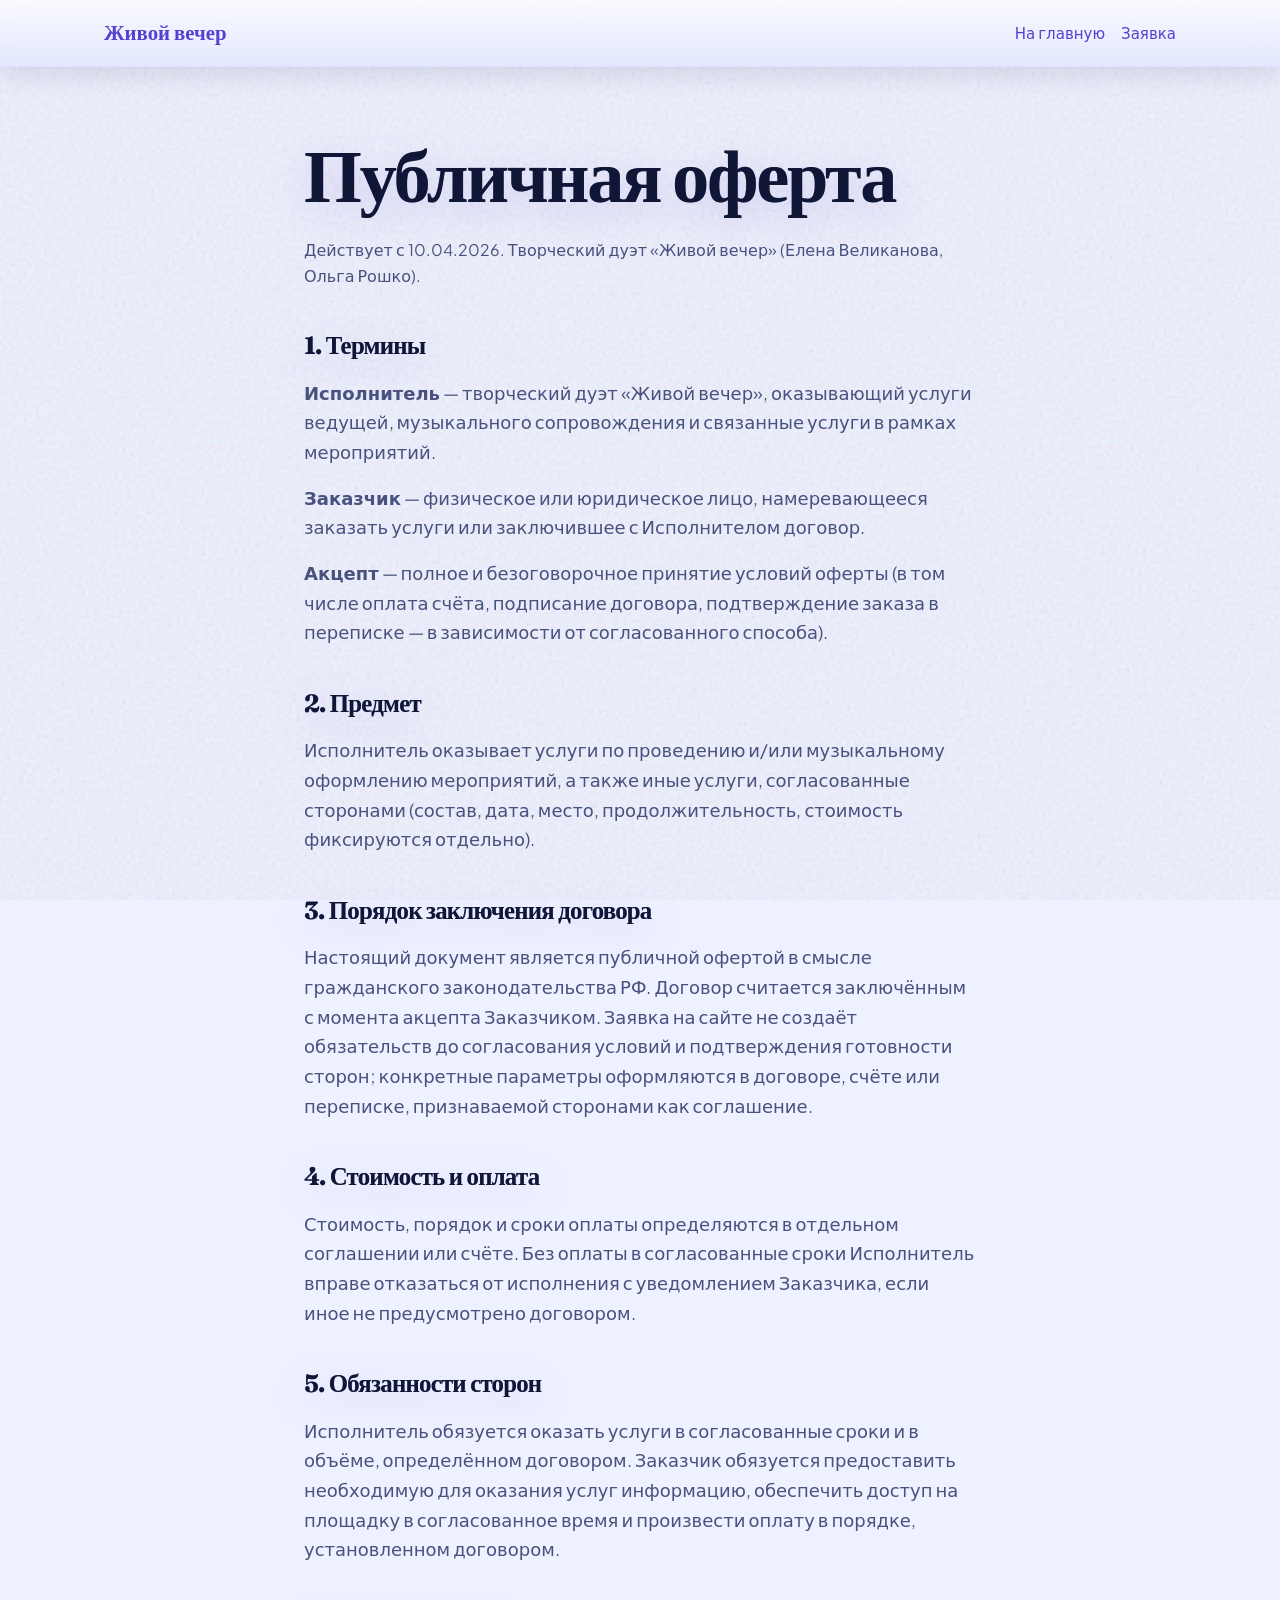
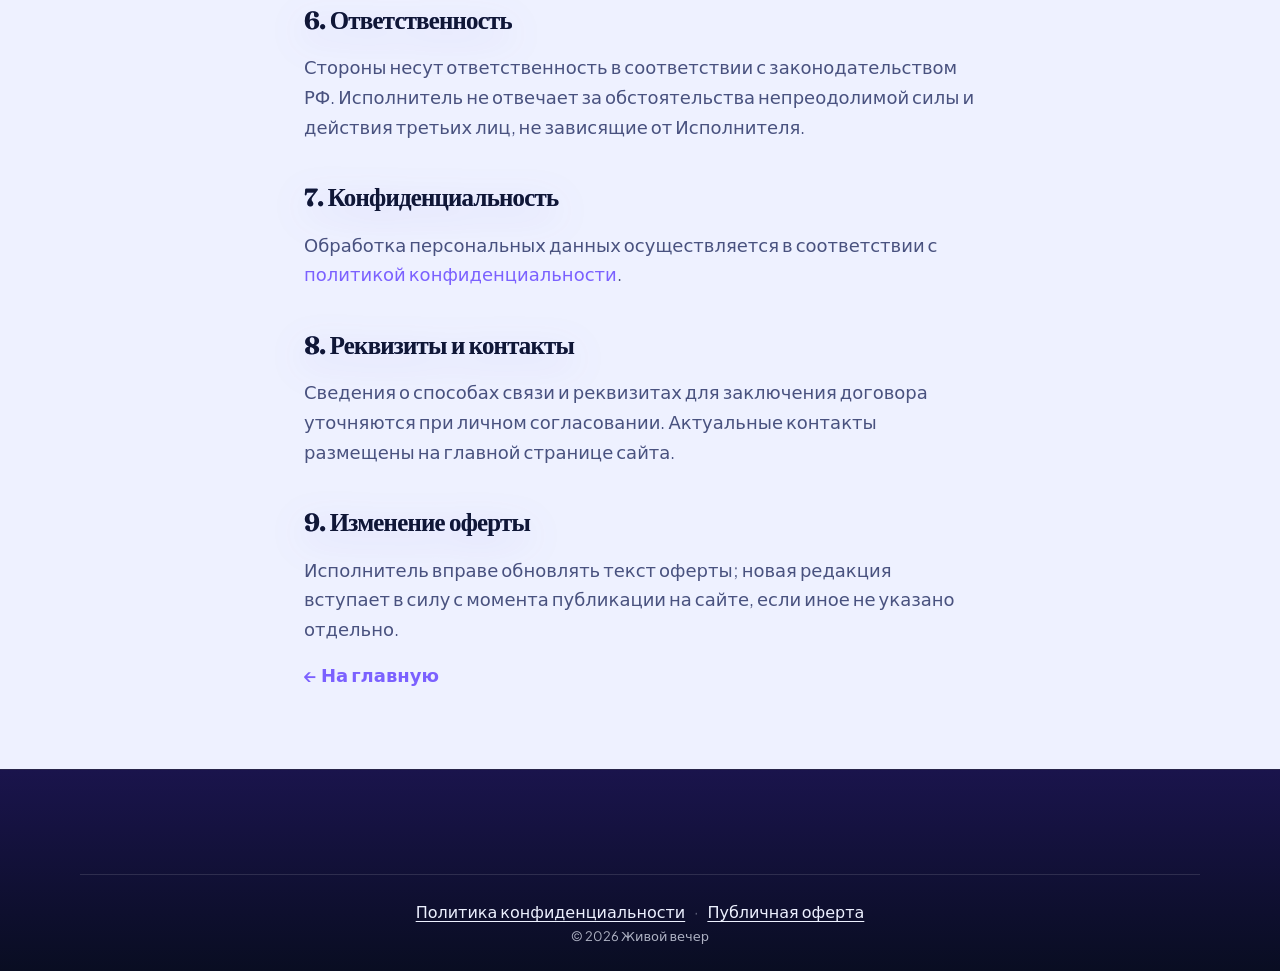
<file: offer.html>
<!DOCTYPE html>
<html lang="ru">
<head>
  <meta charset="UTF-8">
  <meta name="viewport" content="width=device-width, initial-scale=1.0">
  <title>Публичная оферта — Живой вечер</title>
  <link rel="preconnect" href="https://fonts.googleapis.com">
  <link rel="preconnect" href="https://fonts.gstatic.com" crossorigin>
  <link href="https://fonts.googleapis.com/css2?family=Fraunces:ital,opsz,wght@0,9..144,400;0,9..144,600&family=Plus+Jakarta+Sans:ital,wght@0,400;0,500;0,600&display=swap" rel="stylesheet">
  <link rel="stylesheet" href="style.css">
</head>
<body>

  <header class="site-header">
    <div class="container header-inner">
      <a class="logo" href="index.html">Живой вечер</a>
      <nav class="nav" aria-label="Навигация">
        <a href="index.html#hero">На главную</a>
        <a href="index.html#booking">Заявка</a>
      </nav>
    </div>
  </header>

  <main class="legal-page">
    <article class="container container--narrow legal-article">
      <h1 class="legal-article__title">Публичная оферта</h1>
      <p class="legal-article__meta">Действует с 10.04.2026. Творческий дуэт «Живой вечер» (Елена Великанова, Ольга Рошко).</p>

      <h2>1. Термины</h2>
      <p><strong>Исполнитель</strong> — творческий дуэт «Живой вечер», оказывающий услуги ведущей, музыкального сопровождения и связанные услуги в рамках мероприятий.</p>
      <p><strong>Заказчик</strong> — физическое или юридическое лицо, намеревающееся заказать услуги или заключившее с Исполнителом договор.</p>
      <p><strong>Акцепт</strong> — полное и безоговорочное принятие условий оферты (в том числе оплата счёта, подписание договора, подтверждение заказа в переписке — в зависимости от согласованного способа).</p>

      <h2>2. Предмет</h2>
      <p>Исполнитель оказывает услуги по проведению и/или музыкальному оформлению мероприятий, а также иные услуги, согласованные сторонами (состав, дата, место, продолжительность, стоимость фиксируются отдельно).</p>

      <h2>3. Порядок заключения договора</h2>
      <p>Настоящий документ является публичной офертой в смысле гражданского законодательства РФ. Договор считается заключённым с момента акцепта Заказчиком. Заявка на сайте не создаёт обязательств до согласования условий и подтверждения готовности сторон; конкретные параметры оформляются в договоре, счёте или переписке, признаваемой сторонами как соглашение.</p>

      <h2>4. Стоимость и оплата</h2>
      <p>Стоимость, порядок и сроки оплаты определяются в отдельном соглашении или счёте. Без оплаты в согласованные сроки Исполнитель вправе отказаться от исполнения с уведомлением Заказчика, если иное не предусмотрено договором.</p>

      <h2>5. Обязанности сторон</h2>
      <p>Исполнитель обязуется оказать услуги в согласованные сроки и в объёме, определённом договором. Заказчик обязуется предоставить необходимую для оказания услуг информацию, обеспечить доступ на площадку в согласованное время и произвести оплату в порядке, установленном договором.</p>

      <h2>6. Ответственность</h2>
      <p>Стороны несут ответственность в соответствии с законодательством РФ. Исполнитель не отвечает за обстоятельства непреодолимой силы и действия третьих лиц, не зависящие от Исполнителя.</p>

      <h2>7. Конфиденциальность</h2>
      <p>Обработка персональных данных осуществляется в соответствии с <a href="privacy.html">политикой конфиденциальности</a>.</p>

      <h2>8. Реквизиты и контакты</h2>
      <p>Сведения о способах связи и реквизитах для заключения договора уточняются при личном согласовании. Актуальные контакты размещены на главной странице сайта.</p>

      <h2>9. Изменение оферты</h2>
      <p>Исполнитель вправе обновлять текст оферты; новая редакция вступает в силу с момента публикации на сайте, если иное не указано отдельно.</p>

      <p class="legal-article__back"><a href="index.html">← На главную</a></p>
    </article>
  </main>

  <footer class="site-footer">
    <div class="container footer-copy">
      <p class="footer-legal">
        <a href="privacy.html">Политика конфиденциальности</a>
        <span class="footer-legal__sep" aria-hidden="true">·</span>
        <a href="offer.html">Публичная оферта</a>
      </p>
      <p>© 2026 Живой вечер</p>
    </div>
  </footer>

</body>
</html>
</file>
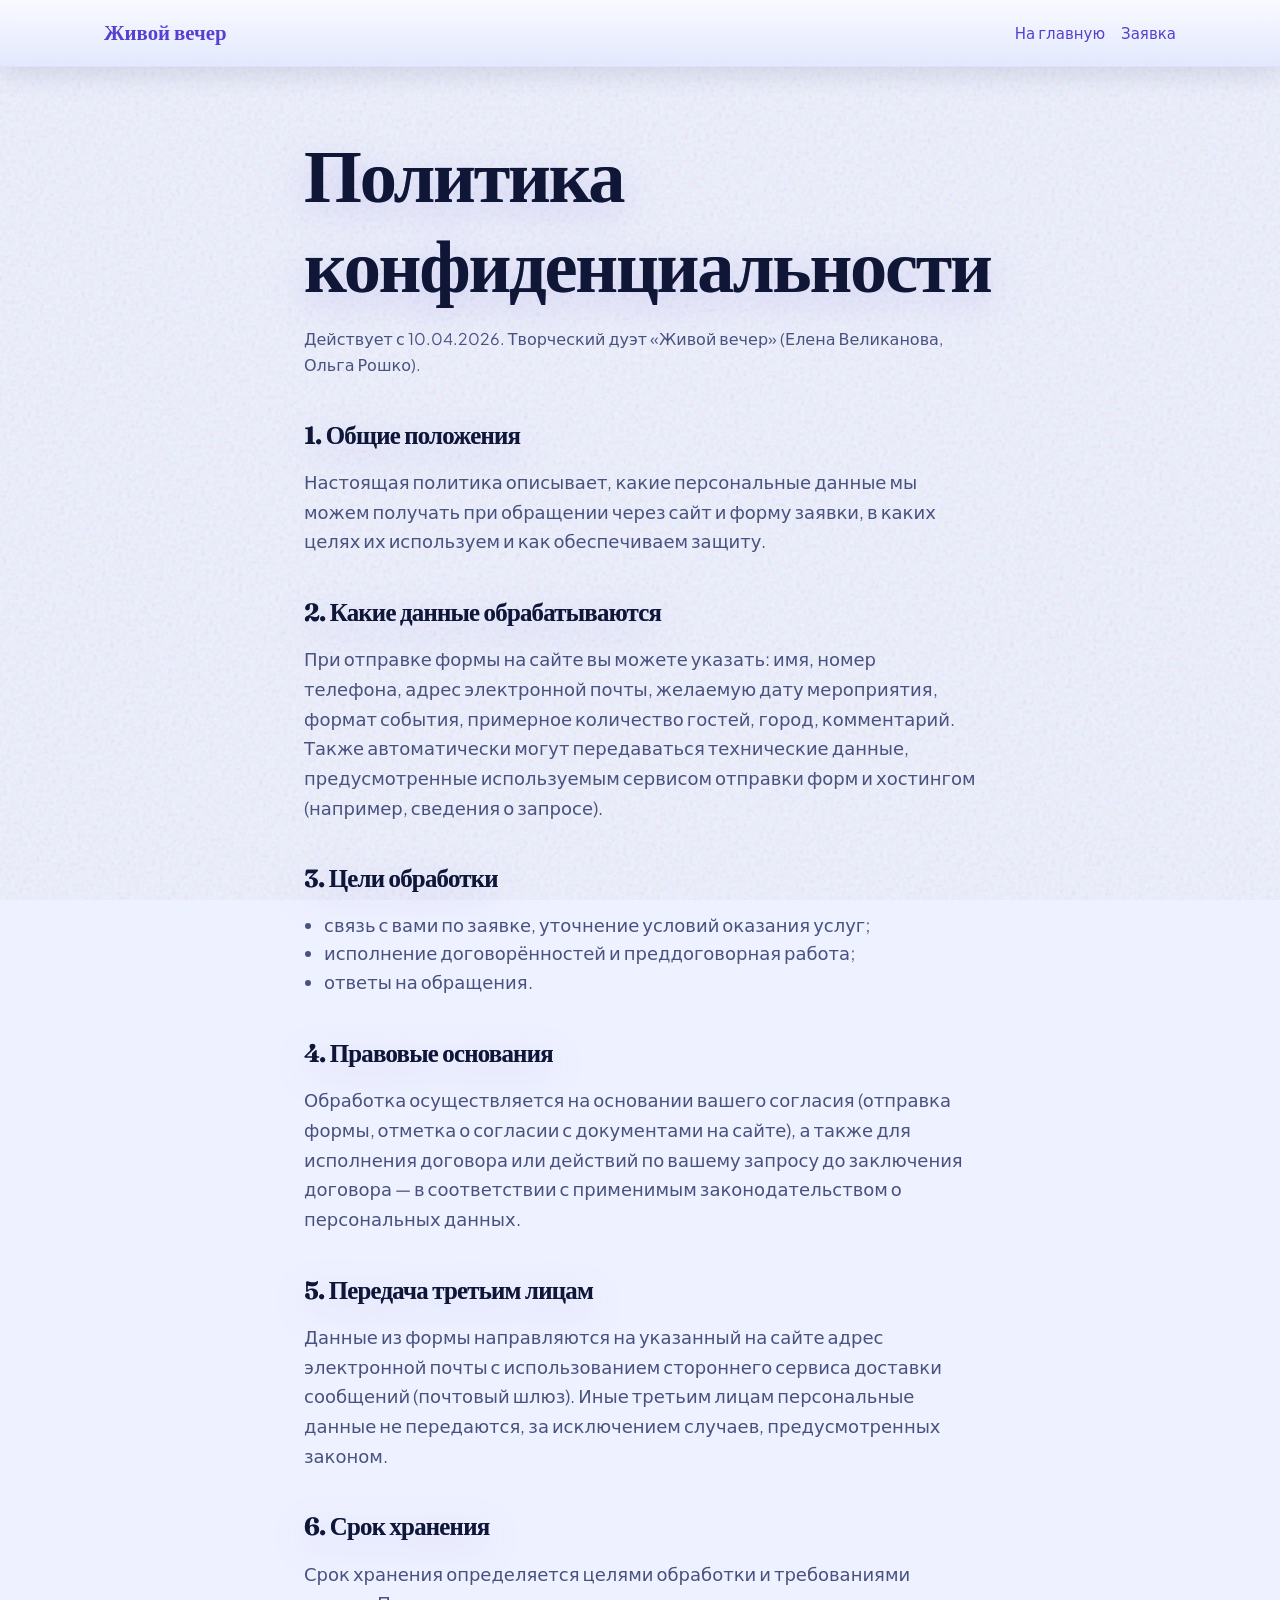
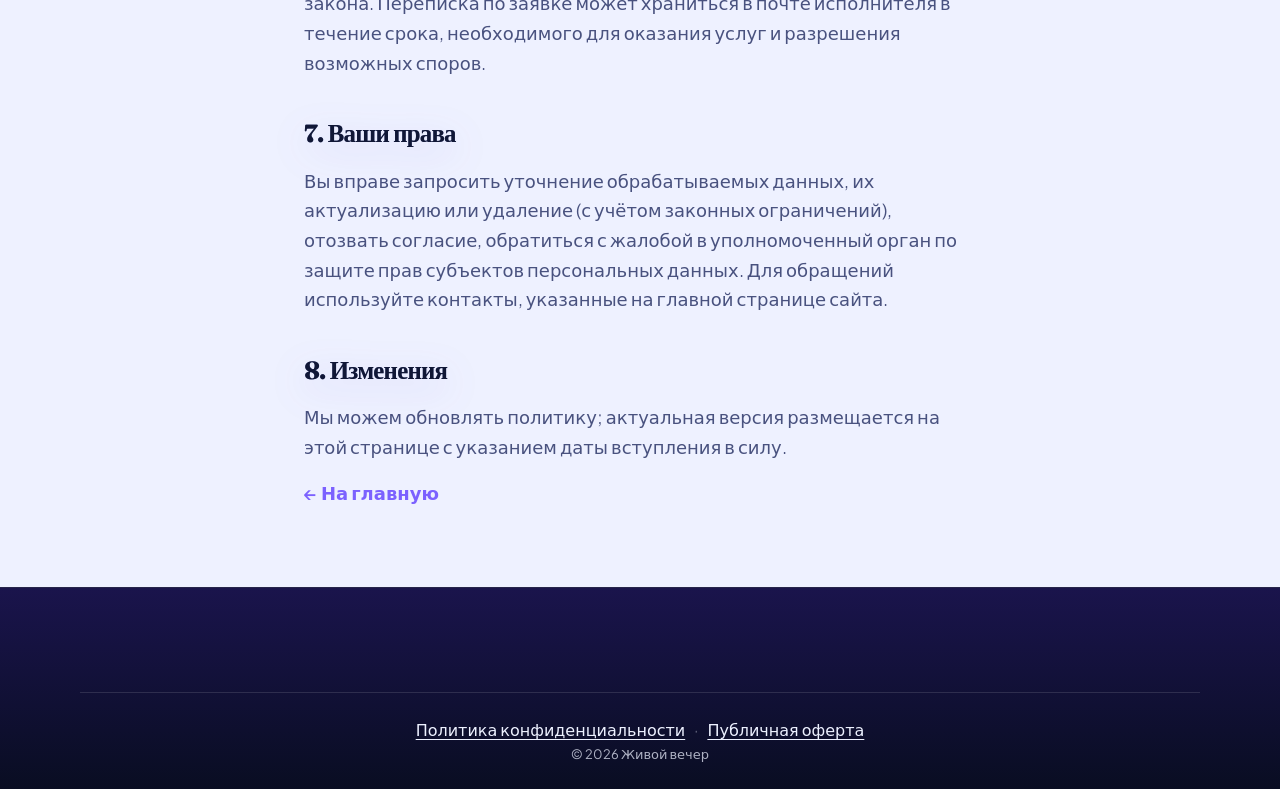
<file: privacy.html>
<!DOCTYPE html>
<html lang="ru">
<head>
  <meta charset="UTF-8">
  <meta name="viewport" content="width=device-width, initial-scale=1.0">
  <title>Политика конфиденциальности — Живой вечер</title>
  <link rel="preconnect" href="https://fonts.googleapis.com">
  <link rel="preconnect" href="https://fonts.gstatic.com" crossorigin>
  <link href="https://fonts.googleapis.com/css2?family=Fraunces:ital,opsz,wght@0,9..144,400;0,9..144,600&family=Plus+Jakarta+Sans:ital,wght@0,400;0,500;0,600&display=swap" rel="stylesheet">
  <link rel="stylesheet" href="style.css">
</head>
<body>

  <header class="site-header">
    <div class="container header-inner">
      <a class="logo" href="index.html">Живой вечер</a>
      <nav class="nav" aria-label="Навигация">
        <a href="index.html#hero">На главную</a>
        <a href="index.html#booking">Заявка</a>
      </nav>
    </div>
  </header>

  <main class="legal-page">
    <article class="container container--narrow legal-article">
      <h1 class="legal-article__title">Политика конфиденциальности</h1>
      <p class="legal-article__meta">Действует с 10.04.2026. Творческий дуэт «Живой вечер» (Елена Великанова, Ольга Рошко).</p>

      <h2>1. Общие положения</h2>
      <p>Настоящая политика описывает, какие персональные данные мы можем получать при обращении через сайт и форму заявки, в каких целях их используем и как обеспечиваем защиту.</p>

      <h2>2. Какие данные обрабатываются</h2>
      <p>При отправке формы на сайте вы можете указать: имя, номер телефона, адрес электронной почты, желаемую дату мероприятия, формат события, примерное количество гостей, город, комментарий. Также автоматически могут передаваться технические данные, предусмотренные используемым сервисом отправки форм и хостингом (например, сведения о запросе).</p>

      <h2>3. Цели обработки</h2>
      <ul>
        <li>связь с вами по заявке, уточнение условий оказания услуг;</li>
        <li>исполнение договорённостей и преддоговорная работа;</li>
        <li>ответы на обращения.</li>
      </ul>

      <h2>4. Правовые основания</h2>
      <p>Обработка осуществляется на основании вашего согласия (отправка формы, отметка о согласии с документами на сайте), а также для исполнения договора или действий по вашему запросу до заключения договора — в соответствии с применимым законодательством о персональных данных.</p>

      <h2>5. Передача третьим лицам</h2>
      <p>Данные из формы направляются на указанный на сайте адрес электронной почты с использованием стороннего сервиса доставки сообщений (почтовый шлюз). Иные третьим лицам персональные данные не передаются, за исключением случаев, предусмотренных законом.</p>

      <h2>6. Срок хранения</h2>
      <p>Срок хранения определяется целями обработки и требованиями закона. Переписка по заявке может храниться в почте исполнителя в течение срока, необходимого для оказания услуг и разрешения возможных споров.</p>

      <h2>7. Ваши права</h2>
      <p>Вы вправе запросить уточнение обрабатываемых данных, их актуализацию или удаление (с учётом законных ограничений), отозвать согласие, обратиться с жалобой в уполномоченный орган по защите прав субъектов персональных данных. Для обращений используйте контакты, указанные на главной странице сайта.</p>

      <h2>8. Изменения</h2>
      <p>Мы можем обновлять политику; актуальная версия размещается на этой странице с указанием даты вступления в силу.</p>

      <p class="legal-article__back"><a href="index.html">← На главную</a></p>
    </article>
  </main>

  <footer class="site-footer">
    <div class="container footer-copy">
      <p class="footer-legal">
        <a href="privacy.html">Политика конфиденциальности</a>
        <span class="footer-legal__sep" aria-hidden="true">·</span>
        <a href="offer.html">Публичная оферта</a>
      </p>
      <p>© 2026 Живой вечер</p>
    </div>
  </footer>

</body>
</html>
</file>
<file: style.css>
/* ========== CSS-переменные (темно-синяя палитра с фиолетовыми кнопками) ========== */
:root {
  --color-bg: #eef1ff;
  --color-bg-muted: #e1e7ff;
  --color-surface: #fafaff;
  --color-text: #1a2144;
  --color-text-soft: #49527f;
  --color-accent: #7b61ff;
  --color-accent-deep: #5640d0;
  --color-accent-hover: #3b2b86;
  --color-ink: #101736;
  --color-wine: #7389ff;
  --color-rose: #af90ff;
  --color-rose-deep: #8463ee;
  --color-rose-light: #efe8ff;
  --color-rose-mist: #f7f4ff;
  --color-pink-glow: rgba(123, 97, 255, 0.24);
  --color-border: #cfd6f6;
  --color-graphite: #293162;
  --radius-sm: 8px;
  --radius-md: 14px;
  --radius-lg: 22px;
  --shadow-sm: 0 10px 24px rgba(29, 40, 90, 0.1);
  --shadow-md: 0 18px 42px rgba(29, 40, 90, 0.16);
  --shadow-hover: 0 24px 54px rgba(29, 40, 90, 0.22);
  --space-xs: 0.5rem;
  --space-sm: 1rem;
  --space-md: 1.5rem;
  --space-lg: 2.5rem;
  --space-xl: 4rem;
  --container: 1120px;
  --font-display: "Fraunces", "Times New Roman", serif;
  --font-sans: "Plus Jakarta Sans", system-ui, sans-serif;
  --fs-h1: clamp(2.5rem, 6vw, 4.65rem);
  --fs-h2: clamp(1.95rem, 3.5vw, 3rem);
  --fs-h3: clamp(1.2rem, 2vw, 1.55rem);
  --fs-body: 1.125rem;
  --fs-small: 1rem;
  --fs-caption: 0.9375rem;
  --fs-eyebrow: 0.82rem;
  --fw-heading: 700;
  --shiny-base-color: #7c83b7;
  --shiny-highlight-color: #ffffff;
  --shiny-angle: 115deg;
  --shiny-speed: 11s;
  --shiny-spread: 112deg;
}

body[data-theme="dark"] {
  --color-bg: #081120;
  --color-bg-muted: #101933;
  --color-surface: #161f41;
  --color-text: #eef1ff;
  --color-text-soft: #d4dcff;
  --color-accent: #b28eff;
  --color-accent-deep: #dfd1ff;
  --color-accent-hover: #cbb8ff;
  --color-ink: #f8f9ff;
  --color-wine: #8fa3ff;
  --color-rose: #b28eff;
  --color-rose-deep: #8e6cf4;
  --color-rose-light: #241d4f;
  --color-rose-mist: #100f2c;
  --color-pink-glow: rgba(178, 142, 255, 0.3);
  --color-border: #303a6d;
  --color-graphite: #eef1ff;
  --shadow-sm: 0 14px 30px rgba(0, 0, 0, 0.18);
  --shadow-md: 0 22px 48px rgba(0, 0, 0, 0.28);
  --shadow-hover: 0 28px 60px rgba(0, 0, 0, 0.34);
  --shiny-base-color: #b7b7d8;
  --shiny-highlight-color: #ffffff;
}

/* ========== Базовые стили ========== */
*,
*::before,
*::after {
  box-sizing: border-box;
}

html {
  scroll-behavior: smooth;
}

@media (prefers-reduced-motion: reduce) {
  html {
    scroll-behavior: auto;
  }
}

body {
  margin: 0;
  font-family: var(--font-sans);
  font-size: var(--fs-body);
  line-height: 1.65;
  color: var(--color-text);
  background: var(--color-bg);
  position: relative;
  transition: background-color 0.35s ease, color 0.35s ease;
}

/* Лёгкая «бумажная» зернистость */
body::before {
  content: "";
  position: fixed;
  inset: 0;
  pointer-events: none;
  z-index: 0;
  opacity: 0.18;
  background-image: url("data:image/svg+xml,%3Csvg viewBox='0 0 256 256' xmlns='http://www.w3.org/2000/svg'%3E%3Cfilter id='n'%3E%3CfeTurbulence type='fractalNoise' baseFrequency='0.85' numOctaves='4' stitchTiles='stitch'/%3E%3C/filter%3E%3Crect width='100%25' height='100%25' filter='url(%23n)'/%3E%3C/svg%3E");
}

body[data-theme="dark"] {
  color-scheme: dark;
}

body[data-theme="dark"]::before {
  opacity: 0.1;
}

body > * {
  position: relative;
  z-index: 1;
}

img {
  max-width: 100%;
  height: auto;
  display: block;
}

a {
  color: var(--color-accent);
  text-decoration: none;
  transition: color 0.2s ease;
}

a:hover {
  color: var(--color-accent-hover);
}

.person-name {
  font-weight: 700;
  color: var(--color-accent-deep);
  letter-spacing: -0.01em;
}

h1, h2, h3 {
  font-family: var(--font-display);
  line-height: 1.15;
  font-weight: var(--fw-heading);
  color: var(--color-ink);
  letter-spacing: -0.03em;
}

@supports ((-webkit-background-clip: text) or (background-clip: text)) {
  .section-title,
  .legal-article__title,
  .legal-article h2,
  .animated-text:not(.animated-text--hero) {
    color: transparent;
    background-image: linear-gradient(
      var(--shiny-spread),
      var(--shiny-base-color) 0%,
      var(--shiny-base-color) 35%,
      var(--shiny-highlight-color) 50%,
      var(--shiny-base-color) 65%,
      var(--shiny-base-color) 100%
    );
    background-size: 200% auto;
    background-repeat: no-repeat;
    -webkit-background-clip: text;
    background-clip: text;
    animation: shinyText var(--shiny-speed) linear infinite;
    filter: drop-shadow(0 10px 18px rgba(86, 64, 208, 0.18));
  }
}

h1 {
  font-size: var(--fs-h1);
}

h2 {
  font-size: var(--fs-h2);
}

h3 {
  font-size: var(--fs-h3);
}

/* ========== Контейнер по центру ========== */
.container {
  width: 100%;
  max-width: var(--container);
  margin-left: auto;
  margin-right: auto;
  padding-left: var(--space-md);
  padding-right: var(--space-md);
}

.container--narrow {
  max-width: 720px;
}

/* Узкая колонка текста: заголовок полной ширины, комфортная строка */
.container--text {
  max-width: 42rem;
}

.container--text .section-title {
  max-width: none;
}

/* ========== Кнопки ========== */
.btn {
  font-family: var(--font-sans);
  display: inline-flex;
  align-items: center;
  justify-content: center;
  position: relative;
  isolation: isolate;
  overflow: hidden;
  padding: 0.85rem 1.5rem;
  font-size: 1.02rem;
  font-weight: 700;
  border-radius: var(--radius-md);
  border: 2px solid transparent;
  cursor: pointer;
  transform: translateY(0);
  box-shadow: var(--shadow-sm);
  transition: background 0.25s ease, color 0.25s ease, border-color 0.25s ease, box-shadow 0.3s ease, transform 0.25s ease;
}

.btn::before {
  content: "";
  position: absolute;
  inset: 0;
  z-index: -1;
  pointer-events: none;
  opacity: 0;
  background: radial-gradient(circle at top, rgba(255, 255, 255, 0.28), transparent 58%);
  transition: opacity 0.25s ease;
}

.btn::after {
  content: "";
  position: absolute;
  top: -120%;
  left: -30%;
  width: 42%;
  height: 340%;
  pointer-events: none;
  background: linear-gradient(120deg, transparent 0%, rgba(255, 255, 255, 0.42) 50%, transparent 100%);
  transform: translateX(-220%) rotate(18deg);
  transition: transform 0.7s ease;
}

.btn:hover,
.btn:focus-visible {
  transform: translateY(-3px);
  box-shadow: var(--shadow-hover);
}

.btn:hover::before,
.btn:focus-visible::before {
  opacity: 1;
}

.btn:hover::after,
.btn:focus-visible::after {
  transform: translateX(420%) rotate(18deg);
}

.btn:active {
  transform: translateY(0);
  box-shadow: 0 6px 18px rgba(28, 36, 48, 0.1);
}

.btn--primary {
  background: var(--color-accent);
  color: #fff;
  border-color: var(--color-accent);
  animation: buttonGlow 2.8s ease-in-out infinite;
}

.btn--primary:hover {
  background: var(--color-accent-hover);
  border-color: var(--color-accent-hover);
  color: #fff;
}

.btn--outline {
  background: rgba(123, 97, 255, 0.08);
  color: var(--color-accent);
  border-color: var(--color-accent);
}

.btn--outline:hover {
  background: rgba(123, 97, 255, 0.16);
  color: var(--color-accent-hover);
  border-color: var(--color-accent-hover);
}

.btn--small {
  padding: 0.55rem 1rem;
  font-size: 0.9375rem;
}

@keyframes buttonGlow {
  0%, 100% {
    box-shadow: 0 12px 24px rgba(123, 97, 255, 0.22), 0 0 0 rgba(178, 142, 255, 0);
  }
  50% {
    box-shadow: 0 18px 34px rgba(123, 97, 255, 0.32), 0 0 24px rgba(178, 142, 255, 0.38);
  }
}

.btn--block {
  width: 100%;
  padding: 1.1rem 1.5rem;
  font-size: 1.0625rem;
}

/* ========== Шапка ========== */
.site-header {
  position: sticky;
  top: 0;
  z-index: 100;
  background: linear-gradient(180deg, rgba(250, 250, 255, 0.96) 0%, rgba(225, 231, 255, 0.82) 100%);
  backdrop-filter: blur(12px);
  border-bottom: 1px solid rgba(123, 97, 255, 0.18);
  box-shadow: 0 8px 24px rgba(29, 40, 90, 0.12);
}

body[data-theme="dark"] .site-header {
  background: linear-gradient(180deg, rgba(16, 25, 51, 0.96) 0%, rgba(8, 17, 32, 0.92) 100%);
  border-bottom-color: rgba(178, 142, 255, 0.18);
}

.header-inner {
  display: flex;
  align-items: center;
  justify-content: space-between;
  gap: var(--space-sm);
  flex-wrap: wrap;
  padding-top: var(--space-sm);
  padding-bottom: var(--space-sm);
}

.logo {
  font-family: var(--font-display);
  font-weight: 700;
  font-size: 1.3rem;
  color: var(--color-accent-deep);
}

.logo:hover {
  color: var(--color-accent);
}

.nav {
  display: flex;
  flex-wrap: wrap;
  gap: 0.65rem 1rem;
  justify-content: flex-end;
  flex: 1;
  min-width: 0;
}

.nav a {
  color: var(--color-accent-deep);
  font-size: 0.9375rem;
  font-weight: 500;
  white-space: nowrap;
}

.nav a:hover {
  color: var(--color-accent);
}

.header-cta {
  flex-shrink: 0;
}

.hero-topline {
  display: flex;
  align-items: center;
  justify-content: space-between;
  gap: var(--space-sm);
  margin-bottom: var(--space-sm);
  flex-wrap: wrap;
}

.theme-toggle {
  display: inline-flex;
  align-items: center;
  gap: 0.6rem;
  padding: 0.72rem 1.1rem;
  border: 1px solid var(--color-border);
  border-radius: 999px;
  background: rgba(251, 255, 252, 0.85);
  color: var(--color-accent-deep);
  font: inherit;
  font-size: 0.95rem;
  font-weight: 700;
  cursor: pointer;
  box-shadow: var(--shadow-sm);
  transition: transform 0.25s ease, box-shadow 0.25s ease, background 0.25s ease, color 0.25s ease;
}

.theme-toggle::before {
  content: "◐";
  font-size: 1rem;
  line-height: 1;
}

.theme-toggle:hover,
.theme-toggle:focus-visible {
  transform: translateY(-2px);
  box-shadow: 0 0 0 4px var(--color-pink-glow), var(--shadow-md);
}

body[data-theme="dark"] .theme-toggle {
  background: rgba(22, 31, 65, 0.92);
}

/* ========== Hero ========== */
.hero {
  position: relative;
  padding: var(--space-xl) 0 calc(var(--space-xl) + 1rem);
  background:
    radial-gradient(ellipse 70% 55% at 92% 42%, rgba(178, 142, 255, 0.2) 0%, transparent 58%),
    radial-gradient(ellipse 80% 60% at 85% 20%, rgba(123, 97, 255, 0.16) 0%, transparent 55%),
    radial-gradient(ellipse 60% 50% at 10% 80%, rgba(115, 137, 255, 0.08) 0%, transparent 50%),
    linear-gradient(160deg, #f5f6ff 0%, #e8ebff 50%, #eef1ff 100%);
  border-bottom: 1px solid var(--color-border);
  overflow: hidden;
}

/* Праздничная подложка: боке + лёгкий узор (не перехватывает клики) */
.hero::before {
  content: "";
  position: absolute;
  inset: 0;
  z-index: 0;
  pointer-events: none;
  opacity: 1;
  background:
    radial-gradient(ellipse 100% 55% at 50% -15%, rgba(255, 224, 160, 0.42) 0%, transparent 52%),
    radial-gradient(circle at 6% 22%, rgba(255, 200, 140, 0.2) 0%, transparent 22%),
    radial-gradient(circle at 94% 18%, rgba(255, 186, 210, 0.22) 0%, transparent 24%),
    radial-gradient(circle at 78% 72%, rgba(178, 142, 255, 0.18) 0%, transparent 28%),
    radial-gradient(circle at 18% 78%, rgba(123, 97, 255, 0.12) 0%, transparent 26%);
  animation: heroFestiveGlow 22s ease-in-out infinite alternate;
}

.hero::after {
  content: "";
  position: absolute;
  inset: 0;
  z-index: 0;
  pointer-events: none;
  opacity: 0.35;
  background-image: url("data:image/svg+xml,%3Csvg xmlns='http://www.w3.org/2000/svg' width='140' height='140' viewBox='0 0 140 140'%3E%3Ccircle cx='18' cy='24' r='1.8' fill='%23ffd88a'/%3E%3Ccircle cx='72' cy='12' r='1.2' fill='%23ffb8e0'/%3E%3Ccircle cx='118' cy='38' r='1.4' fill='%23fff2cc'/%3E%3Ccircle cx='44' cy='68' r='1.1' fill='%23e8d4ff'/%3E%3Ccircle cx='102' cy='82' r='1.6' fill='%23ffd88a'/%3E%3Ccircle cx='28' cy='108' r='1.3' fill='%23ffb8e0'/%3E%3Ccircle cx='88' cy='118' r='1' fill='%23fff'/%3E%3Cpath d='M126 14l1.2 3.5h3.8l-3 2.2 1.1 3.5-3.1-2.2-3.1 2.2 1.1-3.5-3-2.2h3.8z' fill='%23fff2cc' opacity='0.85'/%3E%3Cpath d='M52 22l0.9 2.6h2.8l-2.3 1.7 0.9 2.7-2.3-1.7-2.3 1.7 0.9-2.7-2.3-1.7h2.8z' fill='%23ffd88a' opacity='0.7'/%3E%3C/svg%3E");
  background-size: 140px 140px;
  animation: heroFestiveSparkle 50s linear infinite;
}

.hero > .container {
  position: relative;
  z-index: 1;
}

@media (prefers-reduced-motion: reduce) {
  .hero::before,
  .hero::after {
    animation: none;
  }
}

@keyframes heroFestiveGlow {
  0% {
    transform: translateY(0) scale(1);
    opacity: 1;
  }
  100% {
    transform: translateY(-8px) scale(1.02);
    opacity: 0.92;
  }
}

@keyframes heroFestiveSparkle {
  0% {
    background-position: 0 0;
  }
  100% {
    background-position: 280px 140px;
  }
}

body[data-theme="dark"] .hero {
  background:
    radial-gradient(ellipse 70% 55% at 92% 42%, rgba(178, 142, 255, 0.16) 0%, transparent 58%),
    radial-gradient(ellipse 80% 60% at 85% 20%, rgba(123, 97, 255, 0.22) 0%, transparent 55%),
    radial-gradient(ellipse 60% 50% at 10% 80%, rgba(115, 137, 255, 0.14) 0%, transparent 50%),
    linear-gradient(160deg, #071122 0%, #101936 50%, #080f20 100%);
}

body[data-theme="dark"] .hero::before {
  background:
    radial-gradient(ellipse 90% 50% at 50% -10%, rgba(255, 210, 140, 0.12) 0%, transparent 48%),
    radial-gradient(circle at 10% 25%, rgba(178, 142, 255, 0.2) 0%, transparent 24%),
    radial-gradient(circle at 90% 20%, rgba(255, 160, 200, 0.1) 0%, transparent 22%),
    radial-gradient(circle at 75% 75%, rgba(123, 97, 255, 0.16) 0%, transparent 30%);
  opacity: 0.95;
}

body[data-theme="dark"] .hero::after {
  opacity: 0.2;
}

.hero-grid {
  display: grid;
  grid-template-columns: minmax(0, 0.92fr) minmax(0, 1.08fr);
  gap: var(--space-xl);
  align-items: start;
}

.hero-content {
  position: relative;
  z-index: 2;
  animation: heroFade 0.9s ease-out both;
}

@keyframes heroFade {
  from {
    opacity: 0;
    transform: translateY(12px);
  }
  to {
    opacity: 1;
    transform: translateY(0);
  }
}

@media (prefers-reduced-motion: reduce) {
  .hero-content {
    animation: none;
  }
}

.hero-eyebrow {
  font-family: var(--font-sans);
  font-size: var(--fs-eyebrow);
  letter-spacing: 0.18em;
  text-transform: uppercase;
  color: var(--color-wine);
  font-weight: 700;
  margin: 0;
}

.hero-title {
  margin: 0 0 var(--space-md);
  max-width: 32ch;
}

.hero-lead {
  color: var(--color-text-soft);
  margin: 0 0 var(--space-md);
  max-width: 52ch;
}

.hero-tagline {
  font-family: var(--font-display);
  font-style: italic;
  font-weight: 600;
  color: var(--color-accent-deep);
  font-size: clamp(1.35rem, 2.4vw, 1.95rem);
  line-height: 1.3;
  margin: 0 0 var(--space-md);
  padding: 0.75rem 1rem;
  max-width: fit-content;
  background: linear-gradient(135deg, rgba(178, 142, 255, 0.18), rgba(123, 97, 255, 0.08));
  border: 1px solid rgba(123, 97, 255, 0.18);
  border-radius: calc(var(--radius-md) + 2px);
  box-shadow: var(--shadow-sm);
}

body[data-theme="dark"] .hero-tagline {
  background: linear-gradient(135deg, rgba(178, 142, 255, 0.2), rgba(123, 97, 255, 0.1));
  border-color: rgba(178, 142, 255, 0.24);
}

.animated-text {
  margin: 0;
  font-family: var(--font-display);
  font-weight: 700;
  text-transform: uppercase;
  letter-spacing: -0.02em;
  font-size: clamp(2rem, 5vw, 3.4rem);
  line-height: 1.06;
  color: transparent;
  background-image: linear-gradient(
    var(--shiny-spread),
    var(--shiny-base-color) 0%,
    var(--shiny-base-color) 35%,
    var(--shiny-highlight-color) 50%,
    var(--shiny-base-color) 65%,
    var(--shiny-base-color) 100%
  );
  background-size: 200% auto;
  background-repeat: no-repeat;
  -webkit-background-clip: text;
  background-clip: text;
  opacity: 0.94;
  animation: shinyText var(--shiny-speed) linear infinite;
  filter: drop-shadow(0 12px 20px rgba(86, 64, 208, 0.22));
}

.animated-text--hero {
  /* Меньше общего h1 — только первый экран */
  font-size: clamp(1.85rem, 4.2vw, 3.35rem);
  line-height: 1.06;
  text-transform: none;
  max-width: 18ch;
  margin: 0 0 var(--space-md);
  opacity: 1;
  position: relative;
  z-index: 0;
  /* filter на заголовке расширяет область клика и блокирует кнопки ниже */
  filter: none;
  text-shadow: 0 1px 0 rgba(255, 255, 255, 0.45), 0 8px 26px rgba(86, 64, 208, 0.2);
}

body:not([data-theme="dark"]) .animated-text--hero,
body[data-theme="light"] .animated-text--hero {
  /* Светлая тема: яркие буквы без фона/градиента */
  color: #3a56cf;
  background-image: none;
  -webkit-background-clip: border-box;
  background-clip: border-box;
  -webkit-text-fill-color: currentColor;
  animation: none;
  text-shadow: 0 1px 0 rgba(255, 255, 255, 0.7);
}

body[data-theme="dark"] .animated-text--hero {
  text-shadow: 0 1px 0 rgba(0, 0, 0, 0.25), 0 8px 28px rgba(0, 0, 0, 0.35);
}

.animated-text--reverse {
  animation-name: shinyTextReverse;
}

@media (prefers-reduced-motion: reduce) {
  .animated-text {
    animation: none;
  }
}

@keyframes shinyText {
  0% { background-position: 150% center; }
  100% { background-position: -50% center; }
}

@keyframes shinyTextReverse {
  0% { background-position: -50% center; }
  100% { background-position: 150% center; }
}

.hero-soft-accent {
  margin: 0 0 var(--space-sm);
  padding: 0.65rem 1rem;
  max-width: 48ch;
  font-size: 0.95rem;
  line-height: 1.55;
  color: var(--color-text-soft);
  background: rgba(251, 255, 252, 0.9);
  border: 1px solid var(--color-border);
  border-radius: var(--radius-md);
  border-left: 4px solid var(--color-accent);
  box-shadow: var(--shadow-sm);
}

.hero-note {
  font-size: var(--fs-small);
  color: var(--color-text-soft);
  margin: 0 0 var(--space-md);
}

.hero-list {
  margin: 0 0 var(--space-lg);
  padding-left: 1.25rem;
  color: var(--color-text-soft);
}

.hero-list li {
  margin-bottom: 0.35rem;
}

.hero-actions {
  display: flex;
  flex-wrap: wrap;
  gap: var(--space-sm);
  margin-bottom: var(--space-lg);
}

.hero-contacts {
  position: relative;
  z-index: 3;
  display: flex;
  flex-direction: column;
  gap: 0.35rem;
  font-size: var(--fs-small);
}

.hero-contacts a {
  color: var(--color-graphite);
  font-weight: 500;
}

.hero-contacts a:hover {
  color: var(--color-accent);
}

.hero-mail-btn {
  position: relative;
  z-index: 4;
  width: fit-content;
  margin-top: 0.55rem;
  isolation: isolate;
}

.final-mail-btn {
  position: relative;
  z-index: 4;
  margin-top: var(--space-md);
  isolation: isolate;
}

.section--final-cta .container--narrow {
  position: relative;
  z-index: 1;
}

.hero-visual {
  position: sticky;
  top: 6rem;
  z-index: 1;
  max-width: min(760px, 100%);
  width: 100%;
  margin-left: auto;
  align-self: start;
  margin-top: -0.35rem;
}

.hero-collage {
  display: grid;
  grid-template-columns: repeat(2, minmax(0, 1fr));
  gap: 1.1rem;
  align-items: stretch;
  position: relative;
}

.hero-collage::before {
  content: "";
  position: absolute;
  inset: -10% -8% -6% -8%;
  background:
    radial-gradient(ellipse 55% 45% at 75% 25%, rgba(178, 142, 255, 0.22), transparent 55%),
    radial-gradient(ellipse 50% 40% at 20% 70%, rgba(123, 97, 255, 0.14), transparent 50%);
  z-index: -1;
  pointer-events: none;
}

.hero-photo {
  margin: 0;
  display: flex;
  flex-direction: column;
  align-items: stretch;
  min-width: 0;
}

.hero-photo--elena {
  animation: floatCard 7s ease-in-out infinite;
}

.hero-photo--olga {
  animation: floatCard 7s ease-in-out infinite 1.4s;
}

.hero-photo:focus {
  outline: none;
}

.hero-photo:focus-visible .hero-photo__frame {
  outline: 2px solid var(--color-rose);
  outline-offset: 4px;
}

/* Скруглённые углы, едва заметный край — без «тяжёлой» рамки */
.hero-photo__frame {
  position: relative;
  width: 100%;
  aspect-ratio: 3 / 4;
  max-height: min(82vh, 660px);
  margin-inline: auto;
  border-radius: 1.5rem;
  border: 1px solid rgba(41, 49, 98, 0.08);
  background: #eef1ff;
  overflow: hidden;
  line-height: 0;
  box-shadow: var(--shadow-md);
}

body[data-theme="dark"] .hero-photo__frame {
  border-color: rgba(178, 142, 255, 0.18);
  background: #141d44;
}

.hero-photo__img {
  position: absolute;
  inset: 0;
  width: 100%;
  height: 100%;
  display: block;
  object-fit: cover;
  /* Выровнять фото по одному краю (общая линия слева) */
  object-position: left top;
  border-radius: inherit;
}

.hero-photo--elena .hero-photo__img {
  object-position: center 8%;
  transform: scale(1.02);
  filter: contrast(1.05) saturate(1.02) brightness(1.01);
  image-rendering: auto;
}

.hero-photo figcaption {
  margin-top: 0.65rem;
  font-family: var(--font-sans);
  font-size: var(--fs-caption);
  font-weight: 600;
  color: var(--color-text-soft);
  letter-spacing: 0.03em;
  text-align: left;
  width: 100%;
}

@media (prefers-reduced-motion: reduce) {
  .btn,
  .btn:hover,
  .btn:focus-visible,
  .btn:active {
    transform: none;
    transition: background 0.2s, color 0.2s, border-color 0.2s, box-shadow 0.2s;
  }

  .btn--primary,
  .hero-photo--elena,
  .hero-photo--olga {
    animation: none;
  }

  .btn::after {
    display: none;
  }

  .eb-glow-2,
  .eb-background-glow {
    filter: blur(14px);
  }
}

@keyframes floatCard {
  0%, 100% {
    transform: translateY(0);
  }
  50% {
    transform: translateY(-8px);
  }
}

/* ========== Портфолио ========== */
.section--portfolio {
  background: linear-gradient(180deg, #f5f6ff 0%, #e7ebff 100%);
  border-top: 1px solid var(--color-border);
  border-bottom: 1px solid var(--color-border);
}

.portfolio-head {
  text-align: center;
  max-width: 640px;
  margin: 0 auto var(--space-lg);
}

.section--portfolio .section-title {
  margin-left: auto;
  margin-right: auto;
  max-width: none;
}

.portfolio-intro {
  margin: 0 auto;
}

.portfolio-actions {
  margin-top: var(--space-md);
  display: flex;
  flex-wrap: wrap;
  justify-content: center;
  gap: var(--space-sm);
}

.portfolio-videos {
  display: grid;
  grid-template-columns: repeat(2, minmax(0, 1fr));
  gap: var(--space-lg);
  margin-bottom: var(--space-xl);
}

.portfolio-video-card {
  margin: 0;
  display: flex;
  flex-direction: column;
  gap: var(--space-sm);
}

.portfolio-video-wrap {
  overflow: hidden;
  border-radius: var(--radius-lg);
  border: 1px solid var(--color-border);
  box-shadow: var(--shadow-sm);
  background: rgba(255, 255, 255, 0.92);
  transition: transform 0.3s ease, box-shadow 0.3s ease;
}

.portfolio-video-card:hover .portfolio-video-wrap {
  transform: translateY(-3px);
  box-shadow: var(--shadow-hover);
}

.portfolio-video {
  width: 100%;
  height: auto;
  display: block;
  aspect-ratio: 16 / 9;
  background: #111;
  border: 0;
}

.portfolio-caption {
  margin: 0;
  padding-left: 0.25rem;
  color: var(--color-text);
  font-size: var(--fs-caption);
  font-weight: 600;
}

.portfolio-photos {
  display: grid;
  grid-template-columns: repeat(5, minmax(0, 1fr));
  gap: 0.85rem;
  margin-top: 1.25rem;
}

.portfolio-photos--full {
  grid-template-columns: repeat(5, minmax(0, 1fr));
}

.portfolio-photo-card {
  margin: 0;
  overflow: hidden;
  border-radius: var(--radius-lg);
  border: 1px solid var(--color-border);
  background: rgba(255, 255, 255, 0.9);
  box-shadow: var(--shadow-sm);
  transition: transform 0.3s ease, box-shadow 0.3s ease;
}

.portfolio-photo-card:hover {
  transform: translateY(-4px);
  box-shadow: var(--shadow-hover);
}

.portfolio-photo {
  width: 100%;
  height: 100%;
  min-height: 180px;
  display: block;
  object-fit: cover;
  object-position: center top;
  cursor: zoom-in;
}

.portfolio-photo:focus-visible {
  outline: 2px solid var(--color-accent);
  outline-offset: -2px;
}

.portfolio-lightbox {
  position: fixed;
  inset: 0;
  z-index: 300;
  display: none;
  align-items: center;
  justify-content: center;
  gap: var(--space-sm);
  padding: var(--space-md);
  background: rgba(7, 10, 16, 0.9);
}

.portfolio-lightbox.is-open {
  display: flex;
}

.portfolio-lightbox__figure {
  position: relative;
  z-index: 2;
  margin: 0;
  max-width: min(92vw, 1600px);
  max-height: 92vh;
}

.portfolio-lightbox__image {
  display: block;
  max-width: 100%;
  max-height: 92vh;
  width: auto;
  height: auto;
  object-fit: contain;
  border-radius: var(--radius-md);
  box-shadow: var(--shadow-hover);
}

.portfolio-lightbox__close,
.portfolio-lightbox__nav {
  border: 0;
  color: #fff;
  cursor: pointer;
  display: inline-flex;
  align-items: center;
  justify-content: center;
  background: rgba(9, 14, 22, 0.72);
  transition: background-color 0.2s ease, transform 0.2s ease;
}

.portfolio-lightbox__hit {
  position: absolute;
  top: 0;
  bottom: 0;
  width: 26vw;
  border: 0;
  background: transparent;
  z-index: 1;
}

.portfolio-lightbox__hit--prev {
  left: 0;
  cursor: url("data:image/svg+xml,%3Csvg xmlns='http://www.w3.org/2000/svg' width='48' height='48' viewBox='0 0 48 48'%3E%3Cpath d='M28.5 12L16.5 24l12 12' fill='none' stroke='%23ffffff' stroke-width='4' stroke-linecap='round' stroke-linejoin='round'/%3E%3C/svg%3E") 16 16, w-resize;
}

.portfolio-lightbox__hit--next {
  right: 0;
  cursor: url("data:image/svg+xml,%3Csvg xmlns='http://www.w3.org/2000/svg' width='48' height='48' viewBox='0 0 48 48'%3E%3Cpath d='M19.5 12l12 12-12 12' fill='none' stroke='%23ffffff' stroke-width='4' stroke-linecap='round' stroke-linejoin='round'/%3E%3C/svg%3E") 16 16, e-resize;
}

.portfolio-lightbox__close:hover,
.portfolio-lightbox__close:focus-visible,
.portfolio-lightbox__nav:hover,
.portfolio-lightbox__nav:focus-visible {
  background: rgba(35, 146, 88, 0.9);
  transform: translateY(-1px);
}

.portfolio-lightbox__close {
  position: absolute;
  top: var(--space-md);
  right: var(--space-md);
  z-index: 4;
  width: 2.5rem;
  height: 2.5rem;
  font-size: 1.8rem;
  border-radius: 50%;
}

.portfolio-lightbox__nav {
  z-index: 3;
  width: 2.75rem;
  height: 2.75rem;
  border-radius: 50%;
  font-size: 2rem;
  line-height: 1;
}

body.lightbox-open {
  overflow: hidden;
}

/* ========== Секции ========== */
.section {
  padding: var(--space-xl) 0;
}

.section--muted {
  background: linear-gradient(180deg, #ecefff 0%, #dfe5ff 100%);
}

.section-title {
  margin: 0 0 var(--space-md);
  max-width: 40ch;
}

.section-intro {
  color: var(--color-text-soft);
  margin: 0 0 var(--space-md);
  max-width: 60ch;
  font-size: 1rem;
}

.section-text p {
  margin: 0 0 var(--space-sm);
  color: var(--color-text-soft);
}

.section-outro {
  margin-top: var(--space-md);
  font-family: var(--font-sans);
  font-weight: 600;
  font-size: var(--fs-body);
  color: var(--color-ink);
}

.subsection-title {
  margin: var(--space-lg) 0 var(--space-sm);
}

/* Списки форматов */
.formats-list {
  list-style: none;
  margin: 0 0 var(--space-md);
  padding: 0;
  display: grid;
  grid-template-columns: repeat(auto-fill, minmax(240px, 1fr));
  gap: var(--space-sm);
}

.formats-list li {
  padding: 0.65rem 1rem;
  background: rgba(251, 255, 252, 0.92);
  border-radius: var(--radius-sm);
  border: 1px solid var(--color-border);
  box-shadow: var(--shadow-sm);
}

.section--muted .formats-list li {
  background: rgba(251, 255, 252, 0.92);
}

.formats-list--compact {
  grid-template-columns: repeat(auto-fill, minmax(200px, 1fr));
}

.check-list {
  margin: 0 0 var(--space-md);
  padding-left: 1.25rem;
  color: var(--color-text-soft);
}

.check-list li {
  margin-bottom: 0.4rem;
}

/* Карточки */
.cards-grid {
  display: grid;
  grid-template-columns: repeat(3, 1fr);
  gap: var(--space-md);
}

.card {
  background: rgba(251, 255, 252, 0.94);
  padding: var(--space-md);
  border-radius: var(--radius-md);
  border: 1px solid var(--color-border);
  box-shadow: var(--shadow-sm);
  transition: box-shadow 0.25s, transform 0.2s;
}

.card:hover {
  box-shadow: var(--shadow-hover);
  transform: translateY(-2px);
}

.section--muted .card {
  background: rgba(251, 255, 252, 0.94);
}

.card-title {
  margin: 0 0 var(--space-xs);
}

.card p {
  margin: 0;
  font-size: var(--fs-small);
  color: var(--color-text-soft);
  line-height: 1.6;
}

.card--wide {
  grid-column: span 2;
}

.cards-grid--fears .card--wide {
  grid-column: 1 / -1;
  max-width: 100%;
}

/* Процесс */
.process-steps {
  display: grid;
  grid-template-columns: repeat(4, 1fr);
  gap: var(--space-md);
  margin-bottom: var(--space-md);
}

.process-step {
  background: rgba(251, 255, 252, 0.94);
  padding: var(--space-md);
  border-radius: var(--radius-md);
  border: 1px solid var(--color-border);
  box-shadow: var(--shadow-sm);
}

.process-step__num {
  display: inline-flex;
  align-items: center;
  justify-content: center;
  width: 2rem;
  height: 2rem;
  border-radius: 50%;
  background: var(--color-accent);
  color: #fff;
  font-size: 0.875rem;
  font-weight: 700;
  margin-bottom: var(--space-sm);
}

.process-step__title {
  margin: 0 0 var(--space-xs);
}

.process-step p {
  margin: 0;
  font-size: var(--fs-small);
  color: var(--color-text-soft);
  line-height: 1.6;
}

.process-note {
  font-size: var(--fs-caption);
  color: var(--color-text-soft);
  font-style: italic;
  margin: 0;
  max-width: 50ch;
}

/* Стоимость */
.section--pricing {
  background: linear-gradient(180deg, #eef1ff 0%, #dfe5ff 100%);
}

.pricing-lead {
  margin: 0 0 var(--space-lg);
  padding: 1.1rem 1.35rem;
  font-size: var(--fs-body);
  line-height: 1.6;
  color: var(--color-text);
  background: rgba(251, 255, 252, 0.94);
  border-radius: var(--radius-md);
  border: 1px solid var(--color-border);
  box-shadow: var(--shadow-sm);
  max-width: 58ch;
  border-left: 4px solid var(--color-accent);
}

/* Форма бронирования */
.section--booking {
  padding: calc(var(--space-xl) + 1rem) 0;
  background: linear-gradient(165deg, #dde3ff 0%, #fbfbff 50%, #d7dcff 100%);
  border-top: 1px solid var(--color-border);
  border-bottom: 1px solid var(--color-border);
}

.booking-wrap {
  display: grid;
  grid-template-columns: 1fr 1.1fr;
  gap: var(--space-xl);
  align-items: start;
}

.booking-intro .section-title {
  max-width: none;
}

.booking-aside {
  margin-top: var(--space-md);
  padding: var(--space-sm) var(--space-md);
  background: rgba(251, 255, 252, 0.82);
  border-radius: var(--radius-md);
  border-left: 4px solid var(--color-accent);
  font-size: var(--fs-small);
  color: var(--color-text-soft);
}

.booking-form {
  background: rgba(251, 255, 252, 0.96);
  padding: var(--space-lg);
  border-radius: var(--radius-lg);
  border: 1px solid var(--color-border);
  box-shadow: var(--shadow-md);
}

.electric-border {
  --electric-border-color: rgba(123, 97, 255, 0.94);
  --electric-border-soft: rgba(178, 142, 255, 0.58);
  --electric-border-glow: rgba(178, 142, 255, 0.24);
  --electric-border-radius: 24px;
  --electric-border-thickness: 2px;
  position: relative;
  border-radius: var(--electric-border-radius);
  isolation: isolate;
  overflow: visible;
}

.eb-canvas-container {
  position: absolute;
  top: 50%;
  left: 50%;
  transform: translate(-50%, -50%);
  pointer-events: none;
  z-index: 3;
}

.eb-canvas {
  display: block;
  opacity: 0.96;
}

.eb-content {
  position: relative;
  z-index: 1;
  border-radius: inherit;
}

.eb-layers {
  position: absolute;
  inset: 0;
  border-radius: inherit;
  pointer-events: none;
  z-index: 0;
}

.eb-glow-1,
.eb-glow-2,
.eb-background-glow {
  position: absolute;
  inset: 0;
  border-radius: inherit;
  pointer-events: none;
  box-sizing: border-box;
}

.eb-glow-1 {
  border: var(--electric-border-thickness) solid var(--electric-border-color);
  opacity: 0.34;
  filter: blur(1px);
}

.eb-glow-2 {
  border: calc(var(--electric-border-thickness) + 0.5px) solid var(--electric-border-soft);
  opacity: 0.52;
  filter: blur(7px);
}

.eb-background-glow {
  inset: 5%;
  z-index: -1;
  opacity: 0.78;
  transform: scale(1.06);
  filter: blur(30px);
  background:
    radial-gradient(circle at 18% 20%, var(--electric-border-glow), transparent 50%),
    radial-gradient(circle at 82% 76%, rgba(115, 137, 255, 0.16), transparent 48%),
    linear-gradient(135deg, rgba(178, 142, 255, 0.2), transparent 38%, rgba(123, 97, 255, 0.14));
}

.electric-border--booking {
  --electric-border-color: rgba(123, 97, 255, 0.92);
  --electric-border-soft: rgba(178, 142, 255, 0.66);
  --electric-border-glow: rgba(178, 142, 255, 0.24);
  border-radius: var(--radius-lg);
}

.electric-border--booking .eb-content,
.electric-border--booking .booking-form {
  border-radius: inherit;
}

.electric-border--booking .booking-form {
  border-color: rgba(123, 97, 255, 0.12);
  box-shadow: 0 20px 44px rgba(29, 40, 90, 0.16);
  backdrop-filter: blur(8px);
}

body[data-theme="dark"] .electric-border {
  --electric-border-color: rgba(223, 209, 255, 0.96);
  --electric-border-soft: rgba(178, 142, 255, 0.72);
  --electric-border-glow: rgba(178, 142, 255, 0.28);
}

body[data-theme="dark"] .electric-border--booking .booking-form {
  border-color: rgba(178, 142, 255, 0.16);
  box-shadow: 0 24px 54px rgba(0, 0, 0, 0.34);
}

.form-row {
  margin-bottom: var(--space-md);
}

.form-row label {
  display: block;
  font-size: var(--fs-caption);
  font-weight: 600;
  color: var(--color-ink);
  margin-bottom: 0.4rem;
}

.form-row input,
.form-row textarea {
  width: 100%;
  padding: 0.75rem 1rem;
  font-size: 1rem;
  font-family: inherit;
  border: 1px solid var(--color-border);
  border-radius: var(--radius-sm);
  background: var(--color-surface);
  transition: border-color 0.2s, box-shadow 0.2s;
}

.form-row input:focus,
.form-row textarea:focus {
  outline: none;
  border-color: var(--color-accent);
  box-shadow: 0 0 0 3px rgba(123, 97, 255, 0.22);
}

.form-row textarea {
  resize: vertical;
  min-height: 100px;
}

.form-row input[type="date"] {
  min-height: 2.75rem;
  color: var(--color-text);
}

.booking-calendar {
  margin-bottom: var(--space-md);
  padding: var(--space-md);
  border-radius: var(--radius-md);
  border: 1px solid rgba(22, 48, 38, 0.08);
  background: rgba(251, 255, 252, 0.92);
}

.booking-calendar__title {
  font-family: var(--font-display);
  font-size: var(--fs-h3);
  font-weight: var(--fw-heading);
  color: var(--color-ink);
  margin: 0 0 var(--space-xs);
}

.booking-calendar__hint {
  margin: 0 0 var(--space-md);
  font-size: var(--fs-small);
  color: var(--color-text-soft);
  line-height: 1.5;
}

.booking-calendar .form-row:last-child {
  margin-bottom: 0;
}

.form-row--consent {
  margin-bottom: var(--space-md);
}

.form-checkbox {
  display: flex;
  align-items: flex-start;
  gap: 0.65rem;
  font-size: var(--fs-small);
  color: var(--color-text-soft);
  line-height: 1.5;
  cursor: pointer;
}

.form-checkbox input {
  width: 1.1rem;
  height: 1.1rem;
  margin-top: 0.2rem;
  flex-shrink: 0;
  accent-color: var(--color-accent);
}

.form-checkbox a {
  font-weight: 500;
}

.form-note {
  margin: var(--space-md) 0 0;
  font-size: 0.85rem;
  color: var(--color-text-soft);
  text-align: center;
}

.booking-direct {
  grid-column: 1 / -1;
  text-align: center;
  padding-top: var(--space-md);
  font-size: 0.95rem;
  color: var(--color-text-soft);
}

.booking-direct a {
  font-weight: 500;
}

/* Юридические страницы */
.legal-page {
  padding: var(--space-xl) 0;
  min-height: 45vh;
}

.legal-article {
  color: var(--color-text);
}

.legal-article__title {
  font-family: var(--font-display);
  font-size: var(--fs-h1);
  color: var(--color-ink);
  margin: 0 0 var(--space-sm);
  line-height: 1.2;
}

.legal-article__meta {
  font-size: var(--fs-small);
  margin: 0 0 var(--space-lg);
  color: var(--color-text-soft);
}

.legal-article h2 {
  font-family: var(--font-display);
  font-size: var(--fs-h3);
  color: var(--color-ink);
  margin: var(--space-lg) 0 var(--space-sm);
  line-height: 1.3;
}

.legal-article p {
  margin: 0 0 var(--space-sm);
  line-height: 1.65;
  color: var(--color-text-soft);
}

.legal-article ul {
  margin: 0 0 var(--space-md);
  padding-left: 1.25rem;
  line-height: 1.6;
  color: var(--color-text-soft);
}

.legal-article__back {
  margin-top: var(--space-xl);
}

.legal-article__back a {
  font-weight: 600;
}

/* Отзывы */
.reviews-grid {
  display: grid;
  grid-template-columns: repeat(3, 1fr);
  gap: var(--space-md);
}

.review-card {
  margin: 0;
  padding: var(--space-md);
  background: rgba(251, 255, 252, 0.94);
  border-radius: var(--radius-md);
  border: 1px solid var(--color-border);
  box-shadow: var(--shadow-sm);
}

.review-card p {
  margin: 0 0 var(--space-sm);
  font-size: 1rem;
  color: var(--color-text);
  font-style: normal;
  line-height: 1.65;
}

.review-card footer {
  font-size: var(--fs-caption);
  color: var(--color-text-soft);
}

/* FAQ */
.faq-list {
  margin: 0;
}

.faq-item {
  padding: var(--space-md) 0;
  border-bottom: 1px solid var(--color-border);
}

.faq-item:first-child {
  padding-top: 0;
}

.faq-item dt {
  font-family: var(--font-display);
  font-size: var(--fs-h3);
  font-weight: var(--fw-heading);
  color: var(--color-ink);
  margin-bottom: 0.4rem;
  line-height: 1.35;
}

.faq-item dd {
  margin: 0;
  font-size: var(--fs-small);
  color: var(--color-text-soft);
  line-height: 1.6;
}

/* Финальный CTA */
.section--final-cta {
  background: linear-gradient(180deg, #e8ecff 0%, #dce2ff 100%);
  text-align: center;
}

.section--final-cta .section-title {
  max-width: none;
  margin-left: auto;
  margin-right: auto;
}

.section--final-cta .section-text {
  color: var(--color-text-soft);
  max-width: 52ch;
  margin: 0 auto var(--space-lg);
}

.final-actions {
  display: flex;
  flex-wrap: wrap;
  gap: var(--space-sm);
  justify-content: center;
  margin-bottom: var(--space-lg);
}

.final-contacts-label {
  margin: 0 0 var(--space-xs);
  font-size: var(--fs-small);
  color: var(--color-text-soft);
}

.final-contacts {
  margin: 0;
  line-height: 1.8;
}

.final-contacts a {
  font-weight: 500;
  color: var(--color-graphite);
}

.final-contacts a:hover {
  color: var(--color-accent);
}

/* Футер */
.site-footer {
  background: linear-gradient(180deg, #1a144c 0%, #090d22 100%);
  color: #edf1ff;
  padding: var(--space-xl) 0 var(--space-md);
  border-top: 1px solid rgba(178, 142, 255, 0.18);
}

.footer-grid {
  display: grid;
  grid-template-columns: 1.2fr 1fr 1fr;
  gap: var(--space-lg);
}

.footer-logo {
  font-family: var(--font-display);
  font-size: 1.4rem;
  font-weight: 600;
  margin: 0 0 var(--space-xs);
  color: #d8cbff;
}

.footer-brand p,
.footer-tags p,
.footer-contacts p {
  margin: 0 0 0.35rem;
  font-size: 0.9375rem;
  line-height: 1.55;
}

.footer-heading {
  font-family: var(--font-sans);
  font-size: var(--fs-small);
  font-weight: 700;
  letter-spacing: 0.05em;
  text-transform: uppercase;
  color: #d8cbff;
  margin-bottom: var(--space-xs);
}

.site-footer a {
  color: #dde0ff;
}

.site-footer a:hover {
  color: #fff;
}

.footer-copy {
  margin-top: var(--space-lg);
  padding-top: var(--space-md);
  border-top: 1px solid rgba(255, 255, 255, 0.12);
  text-align: center;
  font-size: 0.8125rem;
  color: rgba(237, 241, 255, 0.72);
}

.footer-copy p {
  margin: 0;
}

.footer-legal {
  margin: 0 0 var(--space-sm);
  font-size: var(--fs-small);
}

.footer-legal a {
  color: #edf1ff;
  text-decoration: underline;
  text-underline-offset: 0.2em;
}

.footer-legal a:hover {
  color: #fff;
}

.footer-legal__sep {
  margin: 0 0.35rem;
  opacity: 0.5;
}

/* Мобильная фиксированная кнопка */
.mobile-cta {
  display: none;
  position: fixed;
  left: var(--space-md);
  right: var(--space-md);
  bottom: var(--space-md);
  z-index: 200;
  padding: 1rem 1.25rem;
  text-align: center;
  font-weight: 600;
  font-size: 1rem;
  color: #fff;
  background: var(--color-accent);
  border-radius: var(--radius-md);
  box-shadow: 0 18px 40px rgba(123, 97, 255, 0.34);
  border: none;
  animation: buttonGlow 2.8s ease-in-out infinite;
}

.mobile-cta:hover {
  background: var(--color-accent-hover);
  color: #fff;
}

body[data-theme="dark"] .section--portfolio,
body[data-theme="dark"] .section--muted,
body[data-theme="dark"] .section--pricing,
body[data-theme="dark"] .section--booking,
body[data-theme="dark"] .section--final-cta {
  background: linear-gradient(180deg, #0b1430 0%, #111a3e 100%);
}

body[data-theme="dark"] .card,
body[data-theme="dark"] .process-step,
body[data-theme="dark"] .review-card,
body[data-theme="dark"] .formats-list li,
body[data-theme="dark"] .booking-form,
body[data-theme="dark"] .booking-calendar,
body[data-theme="dark"] .pricing-lead,
body[data-theme="dark"] .hero-soft-accent,
body[data-theme="dark"] .booking-aside,
body[data-theme="dark"] .theme-toggle {
  border-color: var(--color-border);
  background: rgba(22, 31, 65, 0.92);
}

body[data-theme="dark"] .pricing-lead {
  color: var(--color-text);
  border-left-color: var(--color-accent);
}

body[data-theme="dark"] .portfolio-photo-card {
  border-color: var(--color-border);
  background: rgba(22, 31, 65, 0.94);
}

body[data-theme="dark"] .portfolio-video-wrap {
  border-color: var(--color-border);
  background: rgba(22, 31, 65, 0.94);
}

body[data-theme="dark"] .form-row input,
body[data-theme="dark"] .form-row textarea {
  background: #141d44;
  color: var(--color-text);
}

/* Отступ снизу на мобильных, чтобы контент не перекрывался кнопкой */
@media (max-width: 767px) {
  body {
    padding-bottom: 5rem;
  }

  .mobile-cta {
    display: block;
  }
}

/* ========== Планшет ========== */
@media (max-width: 1023px) {
  .hero-grid {
    grid-template-columns: 1fr;
    gap: var(--space-lg);
  }

  .hero-visual {
    position: static;
    max-width: min(520px, 100%);
    margin: 0 auto;
  }

  .cards-grid {
    grid-template-columns: repeat(2, 1fr);
  }

  .card--wide {
    grid-column: span 2;
  }

  .process-steps {
    grid-template-columns: repeat(2, 1fr);
  }

  .booking-wrap {
    grid-template-columns: 1fr;
  }

  .reviews-grid {
    grid-template-columns: 1fr;
  }

  .portfolio-videos {
    grid-template-columns: 1fr;
  }

  .portfolio-photos {
    grid-template-columns: repeat(2, minmax(0, 1fr));
  }

  .footer-grid {
    grid-template-columns: 1fr 1fr;
  }

  .footer-brand {
    grid-column: 1 / -1;
  }
}

/* ========== Телефон ========== */
@media (max-width: 767px) {
  .header-inner {
    flex-direction: column;
    align-items: stretch;
  }

  .nav {
    justify-content: center;
    order: 3;
    width: 100%;
    padding-top: var(--space-sm);
    border-top: 1px solid var(--color-border);
  }

  .header-cta {
    align-self: center;
  }

  .hero {
    padding: var(--space-lg) 0;
  }

  .hero-topline {
    align-items: stretch;
  }

  .theme-toggle {
    width: 100%;
    justify-content: center;
  }

  .hero-actions {
    flex-direction: column;
  }

  .hero-actions .btn {
    width: 100%;
    justify-content: center;
  }

  .formats-list {
    grid-template-columns: 1fr;
  }
  .portfolio-photos {
    grid-template-columns: 1fr;
  }

  .portfolio-photo {
    min-height: 280px;
  }

  .cards-grid {
    grid-template-columns: 1fr;
  }

  .card--wide {
    grid-column: span 1;
  }

  .process-steps {
    grid-template-columns: 1fr;
  }

  .footer-grid {
    grid-template-columns: 1fr;
  }

  .final-actions {
    flex-direction: column;
  }

  .final-actions .btn {
    width: 100%;
  }
}

@media (max-width: 380px) {
  .nav a {
    font-size: 0.85rem;
  }
}
</file>
